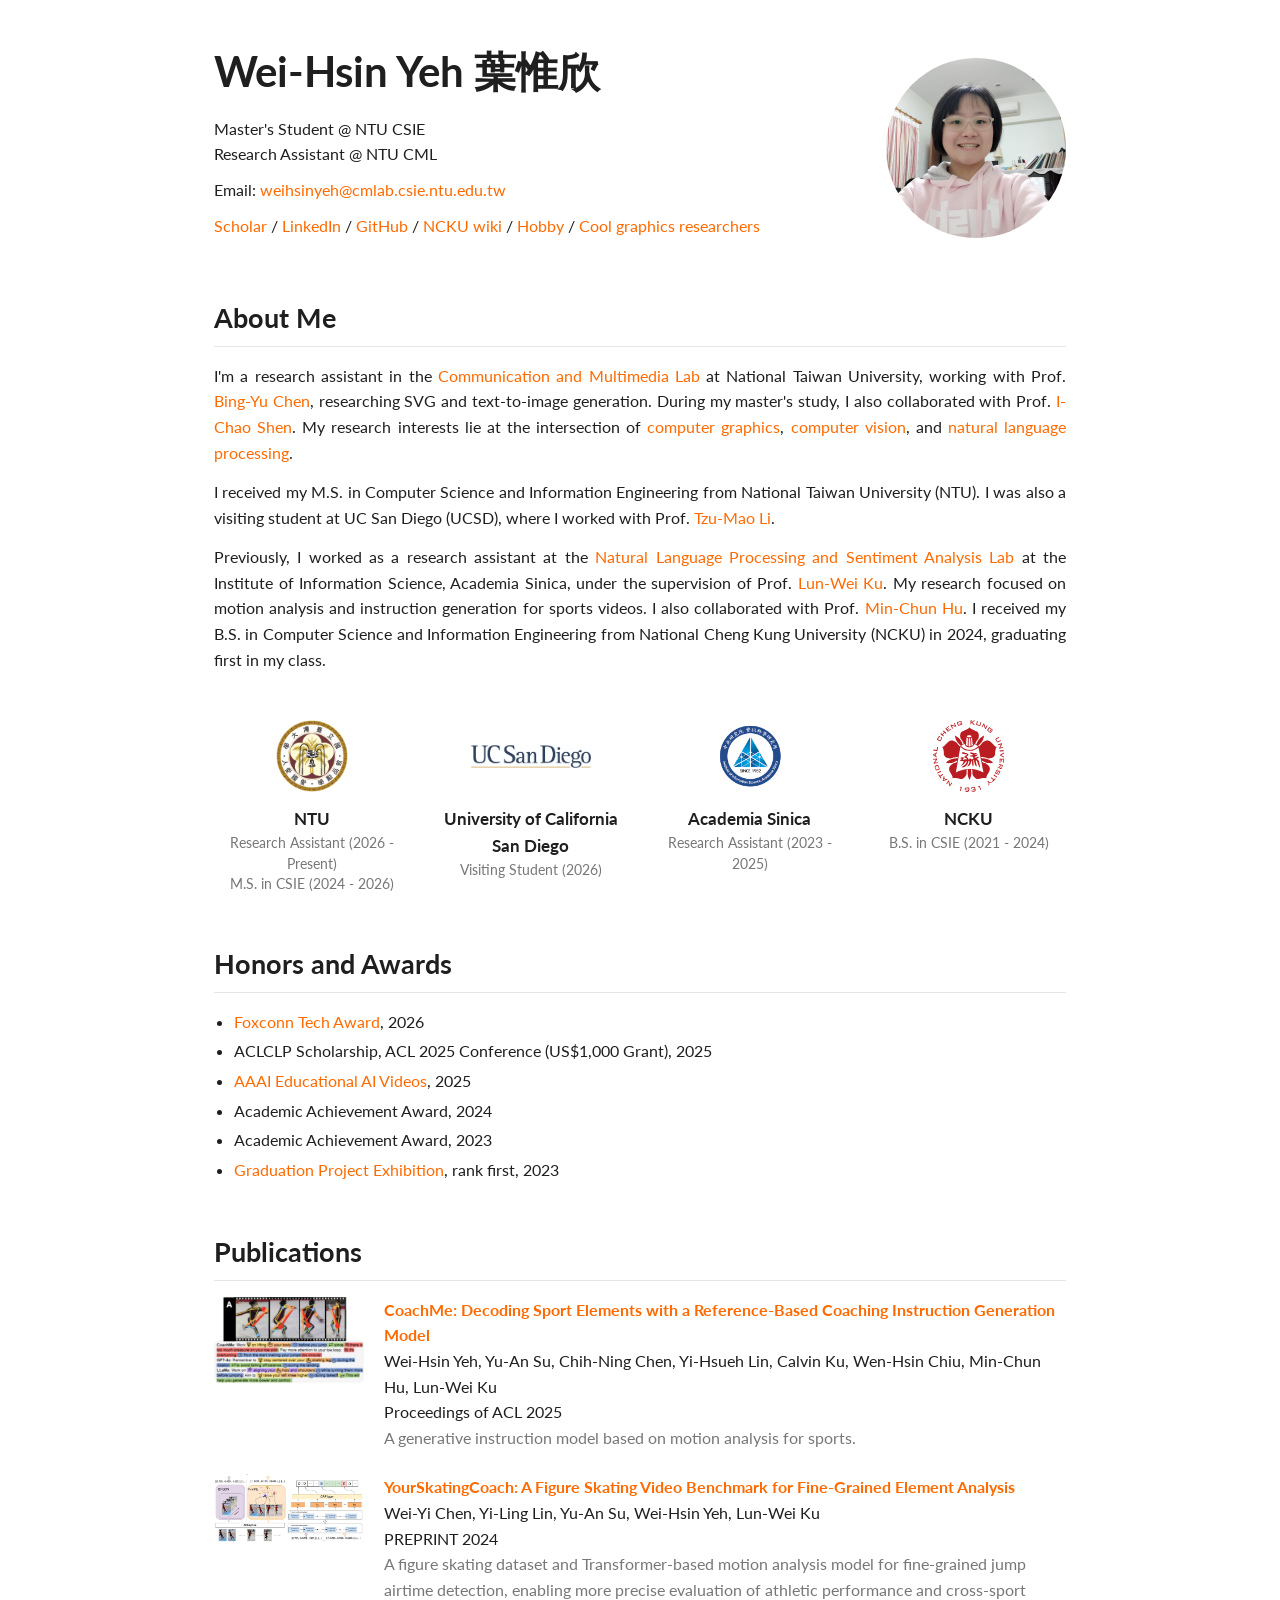
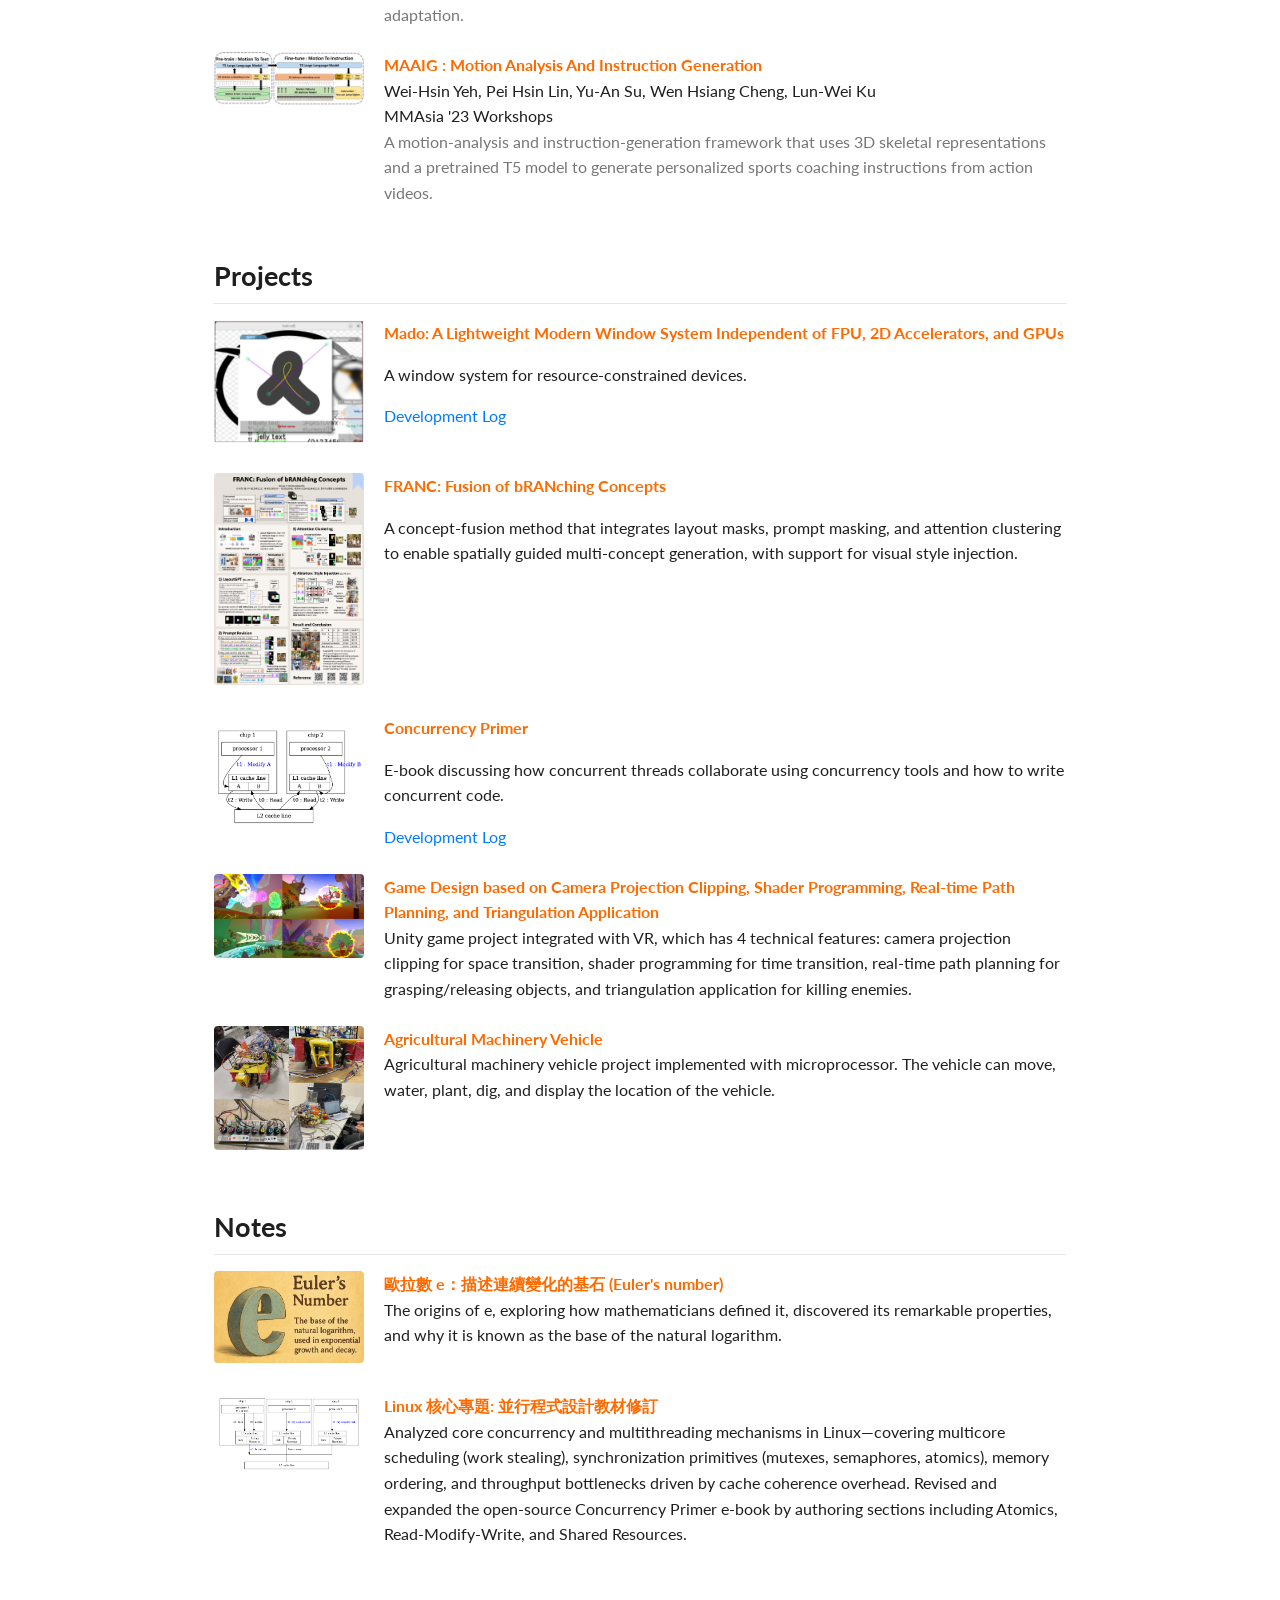
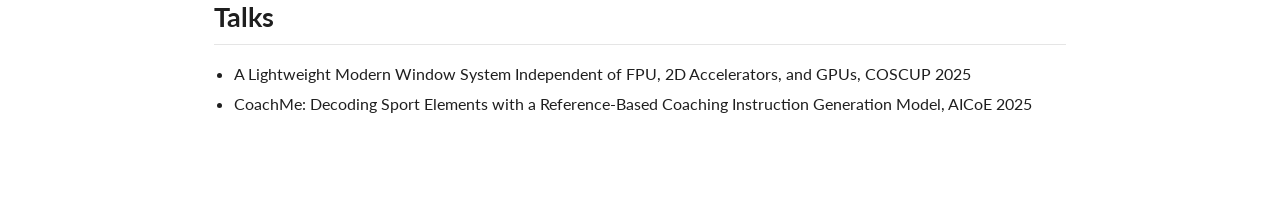
<file: index.html>
<!DOCTYPE html>
<html lang="en">
<head>
<meta charset="UTF-8">
<meta name="viewport" content="width=device-width, initial-scale=1">
<title>Wei-Hsin Yeh 葉惟欣</title>
<link rel="preconnect" href="https://fonts.googleapis.com">
<link rel="preconnect" href="https://fonts.gstatic.com" crossorigin>
<link href="https://fonts.googleapis.com/css2?family=Lato:wght@400;700&display=swap" rel="stylesheet">
<link rel="stylesheet" href="home.css">
</head>
<body>
<div class="container">

  <!-- ===== Header ===== -->
  <div class="header">
    <div class="info">
      <h1>Wei-Hsin Yeh 葉惟欣</h1>
      <p>
        Master's Student @ NTU CSIE<br>
        Research Assistant @ NTU CML
      </p>
      <p>Email: <a href="mailto:weihsinyeh@cmlab.csie.ntu.edu.tw">weihsinyeh@cmlab.csie.ntu.edu.tw</a></p>
      <p>
        <a href="https://scholar.google.com/citations?user=u8rRdE8AAAAJ&hl=zh-TW" target="_blank">Scholar</a> /
        <a href="https://www.linkedin.com/in/wei-hsin-yeh-1b4000215/" target="_blank">LinkedIn</a> /
        <a href="https://github.com/weihsinyeh" target="_blank">GitHub</a> /
        <a href="https://wiki.csie.ncku.edu.tw/User/weihsinyeh">NCKU wiki</a> /
        <a href="hobby.html">Hobby</a> /
        <a href="coolresearchers.html" target="_blank">Cool graphics researchers</a>
      </p>
    </div>
    <div class="photo">
      <img src="./images/profile.jpg" alt="Wei-Hsin Yeh">
    </div>
  </div>

  <!-- ===== About Me ===== -->
  <h2>About Me</h2>
  <div class="about">
    <p>
      I'm a research assistant in the <a href="https://www.cmlab.csie.ntu.edu.tw/new_cml_website/index.php" target="_blank">Communication and Multimedia Lab</a> at National Taiwan University, 
      working with Prof. <a href="https://www.cmlab.csie.ntu.edu.tw/~robin/" target="_blank">Bing-Yu Chen</a>,
      researching SVG and text-to-image generation. During my master's study, I also collaborated with Prof. <a href="https://jdily.github.io/" target="_blank">I-Chao Shen</a>.
      My research interests lie at the intersection of <span class="highlight">computer graphics</span>, <span class="highlight">computer vision</span>,
      and <span class="highlight">natural language processing</span>.
    </p>
    <p>
      I received my M.S. in Computer Science and Information Engineering from National Taiwan University (NTU). 
      I was also a visiting student at UC San Diego (UCSD), where I worked with Prof. <a href="https://cseweb.ucsd.edu/~tzli/" target="_blank">Tzu-Mao Li</a>.
    </p>
    <p>
      Previously, I worked as a research assistant at the <a href="https://www.csie.ntu.edu.tw/" target="_blank">Natural Language Processing and Sentiment Analysis Lab</a> at the Institute of Information Science, Academia Sinica, under the supervision of Prof. <a href="https://homepage.iis.sinica.edu.tw/pages/lwku/index_en.html" target="_blank">Lun-Wei Ku</a>.
      My research focused on motion analysis and instruction generation for sports videos. I also collaborated with Prof. <a href="https://mislab.cs.nthu.edu.tw/" target="_blank">Min-Chun Hu</a>.  
      I received my B.S. in Computer Science and Information Engineering from National Cheng Kung University (NCKU) in 2024, graduating first in my class.
    </p>
  </div>

  <div class="affiliations">
    <div class="affil">
      <div class="logo"><img src="images/ntu.png" alt="NTU"></div>
      <div class="name">NTU</div>
      <div class="role">Research Assistant (2026 - Present)</div>
      <div class="role">M.S. in CSIE (2024 - 2026)</div>
    </div>
    <div class="affil">
      <div class="logo"><img src="images/UCSanDiegoLogo-BlueGold-CMYK.jpg" alt="Academia Sinica"></div>
      <div class="name">University of California San Diego</div>
      <div class="role">Visiting Student (2026)</div>
    </div>
    <div class="affil">
      <div class="logo"><img src="images/iis.jpg" alt="Academia Sinica"></div>
      <div class="name">Academia Sinica</div>
      <div class="role">Research Assistant (2023 - 2025)</div>
    </div>
    <div class="affil">
      <div class="logo"><img src="images/ncku.svg" alt="NCKU"></div>
      <div class="name">NCKU</div>
      <div class="role">B.S. in CSIE (2021 - 2024)</div>
    </div>
  </div>

  <h2>Honors and Awards</h2>
  <ul>
    <li><a href="https://www.foxconnfoundation.org/news/C9531eab8EC9" target="_blank">Foxconn Tech Award</a>, 2026</li>
    <li>ACLCLP Scholarship, ACL 2025 Conference (US$1,000 Grant), 2025</li>
    <li><a href="https://youtu.be/m7LDiiOyHjQ?si=GTeXQAdbBEFtzba0" target="_blank">AAAI Educational AI Videos</a>, 2025</li>
    <li>Academic Achievement Award, 2024</li>
    <li>Academic Achievement Award, 2023</li>
    <li><a href="https://www.csie.ncku.edu.tw/zh-hant/news/12455" target="_blank">Graduation Project Exhibition</a>, rank first, 2023</li>
  </ul>

  <h2>Publications</h2>
    <div class="publication">
        <div class="pub-image"><img src="images/coachme.jpg" alt="CoachMe"></div>
        <div class="pub-content">
        <a href="https://aclanthology.org/2025.acl-long.1413.pdf" target="_blank">
            <strong>CoachMe: Decoding Sport Elements with a Reference-Based Coaching Instruction Generation Model</strong>
        </a><br>
        Wei-Hsin Yeh, Yu-An Su, Chih-Ning Chen, Yi-Hsueh Lin, Calvin Ku, Wen-Hsin Chiu, Min-Chun Hu, Lun-Wei Ku<br>
        Proceedings of ACL 2025<br>
        <span class="desc">A generative instruction model based on motion analysis for sports.</span>
        </div>
    </div>
    <div class="publication">
        <div class="pub-image"><img src="images/YourSkatingCoach.png" alt="MAAIG"></div>
        <div class="pub-content">
        <a href="https://arxiv.org/abs/2410.20427" target="_blank">
            <strong>YourSkatingCoach: A Figure Skating Video Benchmark for Fine-Grained Element Analysis</strong>
        </a><br>
        Wei-Yi Chen, Yi-Ling Lin, Yu-An Su, Wei-Hsin Yeh, Lun-Wei Ku<br>
        PREPRINT 2024<br>
        <span class="desc">A figure skating dataset and Transformer-based motion analysis model for fine-grained jump airtime detection, enabling more precise evaluation of athletic performance and cross-sport adaptation.</span>
        </div>
    </div>
    <div class="publication">
        <div class="pub-image"><img src="images/maaig.jpg" alt="MAAIG"></div>
            <div class="pub-content">
            <a href="https://dl.acm.org/doi/10.1145/3611380.3630165" target="_blank">
                <strong>MAAIG : Motion Analysis And Instruction Generation</strong>
            </a><br>
            Wei-Hsin Yeh, Pei Hsin Lin, Yu-An Su, Wen Hsiang Cheng, Lun-Wei Ku<br>
            MMAsia '23 Workshops<br>
            <span class="desc">A motion-analysis and instruction-generation framework that uses 3D skeletal representations and a pretrained T5 model to generate personalized sports coaching instructions from action videos.</span>
        </div>
    </div>

  <h2>Projects</h2>
  <div class="publication">
    <div class="pub-image"><img src="images/mado.jpg" alt="Mado"></div>
    <div class="pub-content">
      <a href="https://github.com/sysprog21/mado" target="_blank"><strong>Mado: A Lightweight Modern Window System Independent of FPU, 2D Accelerators, and GPUs</strong></a><br>
      <p>
      A window system for resource-constrained devices.
      </p>
      <a href="https://hackmd.io/@weihsinyeh/mado" target="_blank"><span style="color: rgb(0, 123, 255);">Development Log</span></a><br>
    </div>
  </div>
  <div class="publication">
    <div class="pub-image"><img src="images/franc.png" alt="Mado"></div>
    <div class="pub-content">
      <a href="https://github.com/DLCV-Fall-2024/DLCV-Fall-2024-Final-2-dontlookcanvis" target="_blank"><strong>FRANC: Fusion of bRANching Concepts</strong></a><br>
      <p>
      A concept-fusion method that integrates layout masks, prompt masking, and attention clustering to enable spatially guided multi-concept generation, with support for visual style injection.
      </p>
    </div>
  </div>
  <div class="publication">
    <div class="pub-image"><img src="images/concurrency-primer.jpg" alt="Concurrency Primer"></div>
    <div class="pub-content">
      <a href="https://github.com/sysprog21/concurrency-primer" target="_blank"><strong>Concurrency Primer</strong></a><br>
      <p>
      E-book discussing how concurrent threads collaborate using concurrency tools and how to write concurrent code.
        </p>
        <a href="https://hackmd.io/@sysprog/H1dCuDxQR" target="_blank"><span style="color: rgb(0, 123, 255);">Development Log</span></a><br>
    </div>
  </div>

  <div class="publication">
    <div class="pub-image"><img src="images/gameproject.png" alt="Unity VR game project"></div>
    <div class="pub-content">
      <a href="https://github.com/weihsinyeh/Unity_VR_Project_Latest" target="_blank">
        <strong>Game Design based on Camera Projection Clipping, Shader Programming, Real-time Path Planning, and Triangulation Application</strong>
      </a><br>
      Unity game project integrated with VR, which has 4 technical features:
      camera projection clipping for space transition,
      shader programming for time transition,
      real-time path planning for grasping/releasing objects,
      and triangulation application for killing enemies.
    </div>
  </div>

  <div class="publication">
    <div class="pub-image"><img src="images/car.jpg" alt="Agricultural Machinery Vehicle"></div>
    <div class="pub-content">
      <a href="https://github.com/weihsinyeh/Agricultural-Machinery-Vehicle" target="_blank"><strong>Agricultural Machinery Vehicle</strong></a><br>
      Agricultural machinery vehicle project implemented with microprocessor.
      The vehicle can move, water, plant, dig, and display the location of the vehicle.
    </div>
  </div>

  <h2>Notes</h2>
  <div class="publication">
    <div class="pub-image"><img src="images/euler.png" alt="euler"></div>
    <div class="pub-content">
      <a href="https://hackmd.io/@sysprog/euler-number" target="_blank"><strong>歐拉數 e：描述連續變化的基石 (Euler's number)</strong></a><br>
      The origins of e, exploring how mathematicians defined it, discovered its remarkable properties, and why it is known as the base of the natural logarithm.
    </div>
  </div>
  <div class="publication">
      <div class="pub-image"><img src="images/concurrency-primer_2.png" alt="Concurrency Primer"></div>
        <div class="pub-content">
        <a href="https://hackmd.io/@sysprog/H1dCuDxQR" target="_blank"><strong>Linux 核心專題: 並行程式設計教材修訂</strong></a><br>
        Analyzed core concurrency and multithreading mechanisms in Linux—covering multicore scheduling (work stealing), synchronization primitives (mutexes, semaphores, atomics), memory ordering, and throughput bottlenecks driven by cache coherence overhead.
        Revised and expanded the open-source Concurrency Primer e-book by authoring sections including Atomics, Read-Modify-Write, and Shared Resources.
          </div>
      </div>


  <h2>Talks</h2>
  <ul>
    <li>A Lightweight Modern Window System Independent of FPU, 2D Accelerators, and GPUs, COSCUP 2025</li>
    <li>CoachMe: Decoding Sport Elements with a Reference-Based Coaching Instruction Generation Model, AICoE 2025</li>
  </ul>

</div>
</body>
</html>
</file>
<file: home.css>
:root {
  --text: #1f1f1f;
  --muted: #777;
  --accent: #ff6a00;
  --rule: #e5e5e5;
  --bg: #fff;
}

* { box-sizing: border-box; }

body {
  margin: 0;
  background: var(--bg);
  color: var(--text);
  font-family: "Lato", "Helvetica Neue", Arial, "PingFang TC", "Noto Sans TC", sans-serif;
  font-size: 16px;
  line-height: 1.6;
}

a { color: var(--accent); text-decoration: none; }
a:hover { text-decoration: underline; }

.container {
  max-width: 900px;
  margin: 0 auto;
  padding: 48px 24px 80px;
}

/* ---------- Header：---------- */
.header {
  display: flex;
  justify-content: space-between;
  align-items: center;
  gap: 32px;
}

.header .info h1 {
  margin: 0 0 20px;
  font-size: 2.6rem;
  line-height: 1.15;
  font-weight: 700;
}

.header .info p { margin: 0 0 10px; }

.header .photo img {
  display: block;
  width: 180px;
  height: 180px;
  border-radius: 50%;
  object-fit: cover;
}

/* ---------- Section ---------- */
h2 {
  margin: 48px 0 16px;
  padding-bottom: 6px;
  font-size: 1.7rem;
  font-weight: 700;
  border-bottom: 1px solid var(--rule);
}

/* ---------- About ---------- */
.about p {
  margin: 0 0 14px;
  text-align: justify;
}

.highlight { color: var(--accent); }


.affiliations {
  display: flex;
  justify-content: space-around;
  align-items: flex-start;
  gap: 24px;
  margin: 48px 0 8px;
  text-align: center;
}

.affil { flex: 1; }

.affil .logo {
  height: 72px;
  display: flex;
  align-items: center;
  justify-content: center;
  margin-bottom: 14px;
}

.affil .logo img {
  max-height: 72px;
  max-width: 120px;
  object-fit: contain;
}

.affil .name { font-weight: 700; font-size: 1.05rem; }
.affil .role { color: var(--muted); font-size: 0.85rem; line-height: 1.5; }

/* ---------- Publications / Projects ---------- */
.publication {
  display: flex;
  gap: 20px;
  margin-bottom: 24px;
}

.pub-image { flex: 0 0 150px; }
.pub-image img { width: 150px; height: auto; border-radius: 4px; }
.pub-content { flex: 1; }
.pub-content .desc { color: var(--muted); }

ul { padding-left: 20px; }
li { margin-bottom: 4px; }

@media (max-width: 640px) {
  .header { flex-direction: column-reverse; align-items: flex-start; }
  .header .info h1 { font-size: 2rem; }
  .affiliations { flex-direction: column; align-items: center; }
  .publication { flex-direction: column; }
}
</file>
